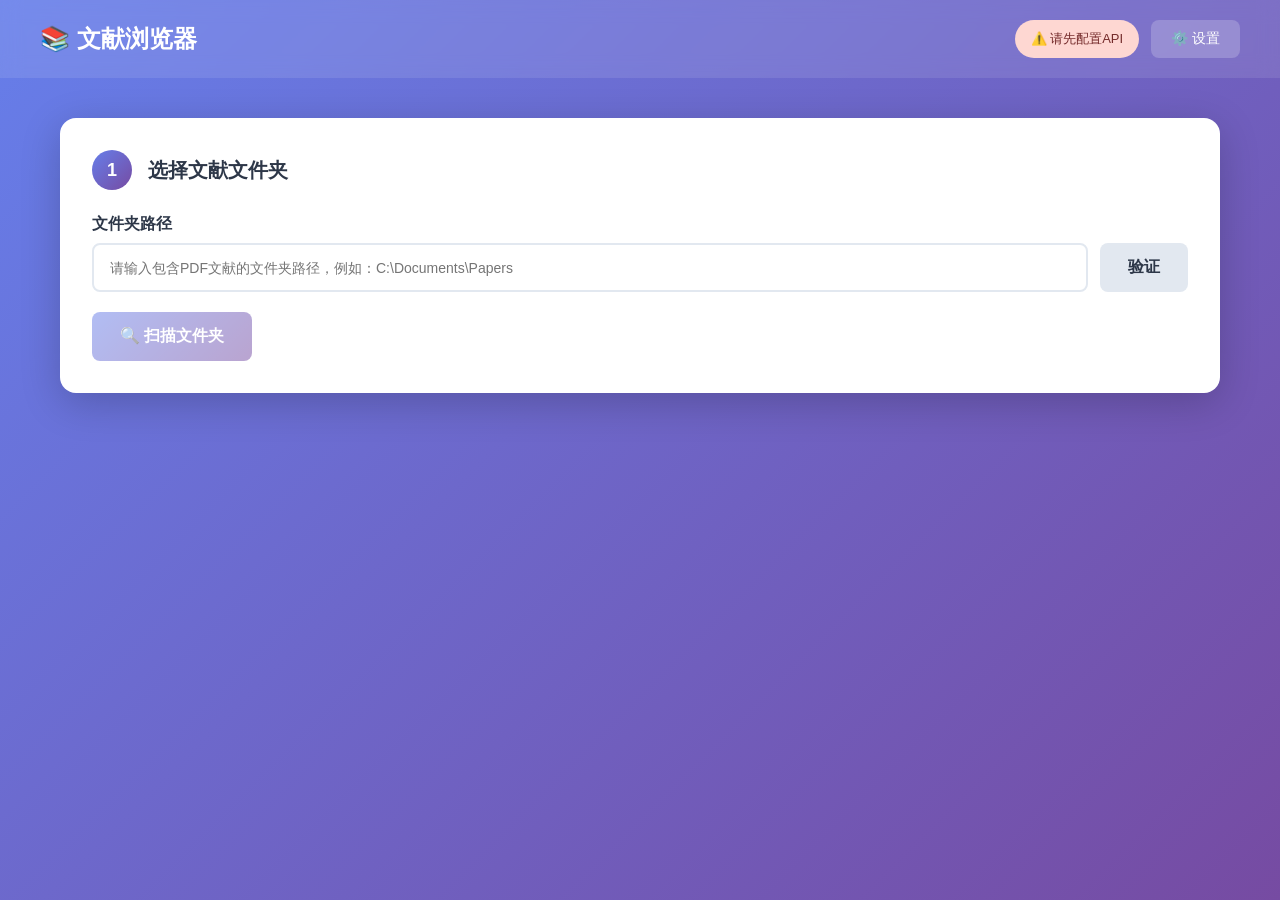
<file: templates/index.html>
<!DOCTYPE html>
<html lang="zh-CN">
<head>
    <meta charset="UTF-8">
    <meta name="viewport" content="width=device-width, initial-scale=1.0">
    <title>文献浏览器 - AI智能分析</title>
    <link rel="stylesheet" href="/static/style.css">
</head>
<body>
    <header class="header">
        <h1>📚 文献浏览器</h1>
        <div class="header-right">
            <span id="apiStatus" class="api-status not-configured">⚠️ 请先配置API</span>
            <a href="/settings" class="header-btn">⚙️ 设置</a>
        </div>
    </header>

    <main class="main-content">
        <!-- 步骤1: 选择文件夹 -->
        <div class="card">
            <div class="card-header">
                <span class="step-number">1</span>
                <h2>选择文献文件夹</h2>
            </div>
            <div class="input-group">
                <label for="folderPath">文件夹路径</label>
                <div class="folder-input-row">
                    <input type="text" id="folderPath" placeholder="请输入包含PDF文献的文件夹路径，例如：C:\Documents\Papers">
                    <button class="btn btn-secondary" id="validatePathBtn">验证</button>
                </div>
                <div id="pathValidation" style="margin-top: 8px; font-size: 13px;"></div>
            </div>
            <button class="btn btn-primary" id="scanBtn" disabled>🔍 扫描文件夹</button>
            <div id="scanResult" class="result-box" style="display: none;"></div>
        </div>

        <!-- 步骤2: AI分析 -->
        <div class="card hidden" id="analysisCard">
            <div class="card-header">
                <span class="step-number">2</span>
                <h2>AI分析</h2>
            </div>
            <button class="btn btn-primary btn-large" id="analyzeBtn" disabled>🤖 开始AI分析</button>
            <div class="progress-container hidden" id="progressContainer">
                <div class="progress-bar-wrapper">
                    <div class="progress-bar" id="progressBar" style="width: 0%;">0%</div>
                </div>
                <div class="progress-info" id="progressInfo">
                    正在处理: <span id="currentFile">-</span>
                </div>
            </div>
            <div id="analysisResult" class="result-box" style="display: none;"></div>
        </div>

        <!-- 步骤3: 结果预览 -->
        <div class="card hidden" id="previewCard">
            <div class="card-header">
                <span class="step-number">3</span>
                <h2>📊 分析结果预览</h2>
            </div>
            <div id="errorSummary" class="error-summary hidden"></div>
            <div id="previewContainer" class="preview-section">
                <table id="previewTable" class="preview-table">
                    <thead>
                        <tr>
                            <th>文件名</th>
                            <th>题目</th>
                            <th>作者</th>
                            <th>发表年份</th>
                            <th>期刊/会议</th>
                            <th>状态</th>
                            <th>操作</th>
                        </tr>
                    </thead>
                    <tbody id="previewTableBody"></tbody>
                </table>
            </div>
            <div class="export-section">
                <button class="btn btn-success btn-large" id="exportBtn">📄 导出CSV文件</button>
                <p style="margin-top: 16px; color: #718096; font-size: 14px;">文件名将包含时间戳，便于管理</p>
            </div>
        </div>
    </main>

    <!-- 详情弹窗 -->
    <div id="detailModal" class="modal">
        <div class="modal-content">
            <div class="modal-header">
                <h3 id="modalTitle">文献详情</h3>
                <button class="modal-close" onclick="closeModal()">×</button>
            </div>
            <div class="modal-body" id="modalBody"></div>
        </div>
    </div>

    <!-- Toast -->
    <div id="toast" class="toast"></div>

    <script src="/static/app.js"></script>
</body>
</html>
</file>
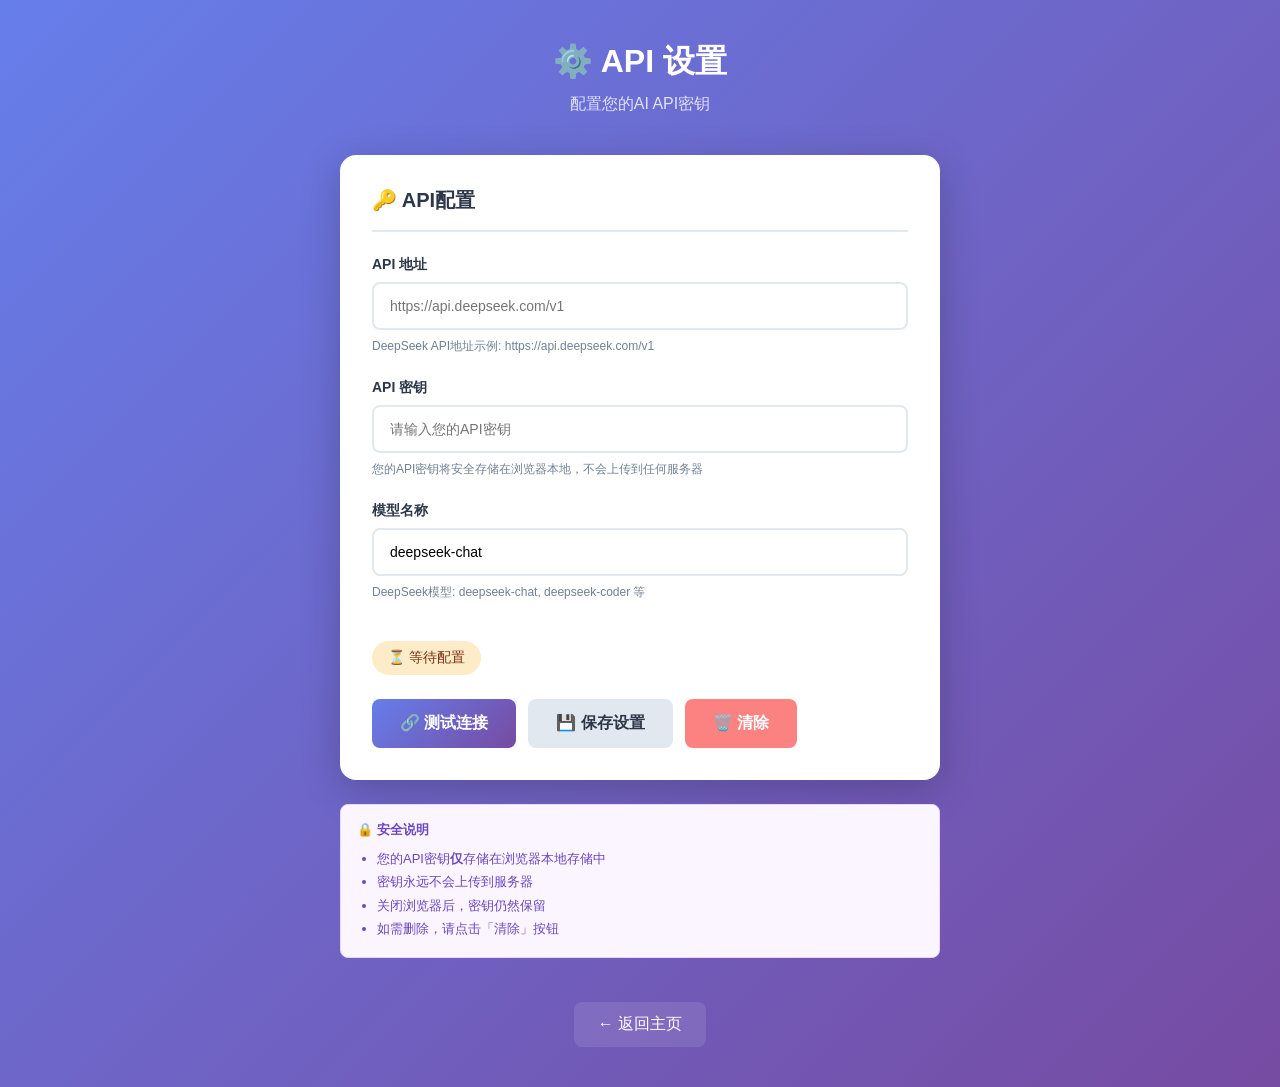
<file: templates/settings.html>
<!DOCTYPE html>
<html lang="zh-CN">
<head>
    <meta charset="UTF-8">
    <meta name="viewport" content="width=device-width, initial-scale=1.0">
    <title>设置 - 文献浏览器</title>
    <link rel="stylesheet" href="/static/style.css">
</head>
<body style="padding: 40px 20px;">
    <div class="settings-container">
        <div class="settings-header">
            <h1>⚙️ API 设置</h1>
            <p>配置您的AI API密钥</p>
        </div>

        <div class="card">
            <h2 style="color:#2d3748;font-size:20px;margin-bottom:24px;padding-bottom:16px;border-bottom:2px solid #e2e8f0;">🔑 API配置</h2>

            <div class="form-group">
                <label for="apiUrl">API 地址</label>
                <input type="text" id="apiUrl" placeholder="https://api.deepseek.com/v1">
                <div class="hint">DeepSeek API地址示例: https://api.deepseek.com/v1</div>
            </div>

            <div class="form-group">
                <label for="apiKey">API 密钥</label>
                <input type="password" id="apiKey" placeholder="请输入您的API密钥">
                <div class="hint">您的API密钥将安全存储在浏览器本地，不会上传到任何服务器</div>
            </div>

            <div class="form-group">
                <label for="modelName">模型名称</label>
                <input type="text" id="modelName" placeholder="deepseek-chat" value="deepseek-chat">
                <div class="hint">DeepSeek模型: deepseek-chat, deepseek-coder 等</div>
            </div>

            <div id="statusDisplay" class="status-indicator status-pending">⏳ 等待配置</div>
            <div id="alertContainer"></div>

            <div class="btn-group">
                <button class="btn btn-primary" id="testBtn">🔗 测试连接</button>
                <button class="btn btn-secondary" id="saveBtn">💾 保存设置</button>
                <button class="btn btn-danger" id="clearBtn">🗑️ 清除</button>
            </div>
        </div>

        <div class="security-note">
            <h4>🔒 安全说明</h4>
            <ul>
                <li>您的API密钥<strong>仅</strong>存储在浏览器本地存储中</li>
                <li>密钥永远不会上传到服务器</li>
                <li>关闭浏览器后，密钥仍然保留</li>
                <li>如需删除，请点击「清除」按钮</li>
            </ul>
        </div>

        <div style="text-align: center; margin-top: 24px;">
            <a href="/" class="nav-link">← 返回主页</a>
        </div>
    </div>

    <script src="/static/app.js"></script>
</body>
</html>
</file>
<file: static/style.css>
/* ========== 全局 ========== */
* {
    margin: 0;
    padding: 0;
    box-sizing: border-box;
}

body {
    font-family: -apple-system, BlinkMacSystemFont, "Segoe UI", Roboto, "Helvetica Neue", Arial, sans-serif;
    background: linear-gradient(135deg, #667eea 0%, #764ba2 100%);
    min-height: 100vh;
}

/* ========== 顶部导航 ========== */
.header {
    background: rgba(255, 255, 255, 0.1);
    backdrop-filter: blur(10px);
    padding: 20px 40px;
    display: flex;
    justify-content: space-between;
    align-items: center;
}

.header h1 {
    color: white;
    font-size: 24px;
}

.header-right {
    display: flex;
    gap: 12px;
}

.header-btn {
    padding: 10px 20px;
    background: rgba(255, 255, 255, 0.2);
    border: none;
    border-radius: 8px;
    color: white;
    cursor: pointer;
    text-decoration: none;
    font-size: 14px;
    transition: background 0.2s;
}

.header-btn:hover {
    background: rgba(255, 255, 255, 0.3);
}

/* ========== 主页内容 ========== */
.main-content {
    max-width: 1200px;
    margin: 40px auto;
    padding: 0 20px;
}

.card {
    background: white;
    border-radius: 16px;
    box-shadow: 0 10px 40px rgba(0, 0, 0, 0.2);
    padding: 32px;
    margin-bottom: 24px;
}

.card-header {
    display: flex;
    align-items: center;
    gap: 16px;
    margin-bottom: 24px;
}

.step-number {
    width: 40px;
    height: 40px;
    background: linear-gradient(135deg, #667eea 0%, #764ba2 100%);
    border-radius: 50%;
    display: flex;
    align-items: center;
    justify-content: center;
    color: white;
    font-weight: bold;
    font-size: 18px;
}

.card-header h2 {
    color: #2d3748;
    font-size: 20px;
}

/* ========== 输入框 ========== */
.input-group {
    margin-bottom: 20px;
}

.input-group label {
    display: block;
    margin-bottom: 8px;
    font-weight: 600;
    color: #2d3748;
}

.input-group input {
    width: 100%;
    padding: 14px 16px;
    border: 2px solid #e2e8f0;
    border-radius: 8px;
    font-size: 14px;
    transition: border-color 0.2s;
}

.input-group input:focus {
    outline: none;
    border-color: #667eea;
}

/* ========== 按钮 ========== */
.btn {
    padding: 14px 28px;
    border: none;
    border-radius: 8px;
    font-size: 16px;
    font-weight: 600;
    cursor: pointer;
    transition: all 0.2s;
    display: inline-flex;
    align-items: center;
    gap: 8px;
}

.btn-primary {
    background: linear-gradient(135deg, #667eea 0%, #764ba2 100%);
    color: white;
}

.btn-primary:hover {
    transform: translateY(-2px);
    box-shadow: 0 4px 12px rgba(102, 126, 234, 0.4);
}

.btn-primary:disabled {
    opacity: 0.5;
    cursor: not-allowed;
    transform: none;
}

.btn-secondary {
    background: #e2e8f0;
    color: #2d3748;
}

.btn-secondary:hover {
    background: #cbd5e0;
}

.btn-success {
    background: #48bb78;
    color: white;
}

.btn-success:hover {
    background: #38a169;
}

.btn-danger {
    background: #fc8181;
    color: white;
}

.btn-danger:hover {
    background: #f56565;
}

.btn-large {
    padding: 18px 40px;
    font-size: 18px;
}

/* ========== 结果区域 ========== */
.result-box {
    margin-top: 16px;
    padding: 16px;
    background: #f7fafc;
    border-radius: 8px;
    border-left: 4px solid #667eea;
}

/* ========== 进度条 ========== */
.progress-container {
    margin-top: 20px;
}

.progress-bar-wrapper {
    height: 24px;
    background: #e2e8f0;
    border-radius: 12px;
    overflow: hidden;
}

.progress-bar {
    height: 100%;
    background: linear-gradient(135deg, #667eea 0%, #764ba2 100%);
    border-radius: 12px;
    transition: width 0.3s ease;
    display: flex;
    align-items: center;
    justify-content: center;
    color: white;
    font-size: 12px;
    font-weight: 600;
}

.progress-info {
    margin-top: 12px;
    color: #4a5568;
    font-size: 14px;
    text-align: center;
}

/* ========== Toast ========== */
.toast {
    position: fixed;
    bottom: 30px;
    left: 50%;
    transform: translateX(-50%) translateY(100px);
    padding: 16px 32px;
    border-radius: 8px;
    color: white;
    font-weight: 500;
    opacity: 0;
    transition: all 0.3s ease;
    z-index: 1000;
}

.toast.show {
    transform: translateX(-50%) translateY(0);
    opacity: 1;
}

.toast.success { background: #48bb78; }
.toast.error   { background: #f56565; }
.toast.info    { background: #4299e1; }

/* ========== API 状态 ========== */
.api-status {
    display: inline-flex;
    align-items: center;
    gap: 8px;
    padding: 8px 16px;
    border-radius: 20px;
    font-size: 13px;
    margin-left: 16px;
}

.api-status.configured     { background: #c6f6d5; color: #22543d; }
.api-status.not-configured { background: #fed7d2; color: #742a2a; }

/* ========== 工具类 ========== */
.hidden { display: none; }

.folder-input-row {
    display: flex;
    gap: 12px;
}

.folder-input-row input { flex: 1; }

/* ========== 预览表格 ========== */
.preview-section {
    overflow-x: auto;
    max-height: 500px;
    overflow-y: auto;
    margin-top: 16px;
}

.preview-table {
    width: 100%;
    border-collapse: collapse;
    font-size: 13px;
}

.preview-table th,
.preview-table td {
    padding: 12px 16px;
    text-align: left;
    border-bottom: 1px solid #e2e8f0;
}

.preview-table th {
    background: #f7fafc;
    font-weight: 600;
    color: #4a5568;
    position: sticky;
    top: 0;
    z-index: 1;
}

.preview-table tr:hover       { background: #f7fafc; }
.preview-table .success-row   { background: #f0fff4; }
.preview-table .failed-row    { background: #fff5f5; }
.preview-table .failed-cell   { color: #f56565; font-style: italic; }

.preview-table .truncate {
    max-width: 200px;
    overflow: hidden;
    text-overflow: ellipsis;
    white-space: nowrap;
}

.expand-btn {
    background: none;
    border: 1px solid #667eea;
    color: #667eea;
    padding: 4px 10px;
    border-radius: 4px;
    font-size: 12px;
    cursor: pointer;
    transition: all 0.2s;
}

.expand-btn:hover {
    background: #667eea;
    color: white;
}

.preview-header {
    display: flex;
    justify-content: space-between;
    align-items: center;
    margin-bottom: 16px;
}

.preview-header .info {
    color: #718096;
    font-size: 14px;
}

.export-section {
    text-align: center;
    padding: 20px;
}

/* ========== 错误摘要 ========== */
.error-summary {
    background: #fff5f5;
    border: 1px solid #fed7d7;
    border-radius: 8px;
    padding: 16px;
    margin-top: 16px;
}

.error-summary h4 {
    color: #c53030;
    margin-bottom: 8px;
}

.error-summary ul {
    margin-left: 20px;
    color: #742a2a;
    font-size: 14px;
}

/* ========== 统计 ========== */
.stats-summary {
    background: #e8f4fd;
    border: 1px solid #b3d7f7;
    border-radius: 8px;
    padding: 16px;
    margin-bottom: 16px;
}

.stats-summary h4 {
    color: #1e5280;
    margin-bottom: 12px;
}

.stats-grid {
    display: grid;
    grid-template-columns: repeat(auto-fit, minmax(150px, 1fr));
    gap: 16px;
    margin-bottom: 12px;
}

.stat-item {
    text-align: center;
    padding: 12px;
    background: white;
    border-radius: 6px;
}

.stat-value {
    font-size: 24px;
    font-weight: bold;
    color: #1e5280;
}

.stat-label {
    font-size: 13px;
    color: #4a5568;
    margin-top: 4px;
}

/* ========== 模态框 ========== */
.modal {
    position: fixed;
    top: 0;
    left: 0;
    width: 100%;
    height: 100%;
    background: rgba(0, 0, 0, 0.5);
    display: none;
    justify-content: center;
    align-items: center;
    z-index: 2000;
}

.modal.show { display: flex; }

.modal-content {
    background: white;
    border-radius: 16px;
    width: 90%;
    max-width: 900px;
    max-height: 85vh;
    overflow: hidden;
    box-shadow: 0 20px 60px rgba(0, 0, 0, 0.3);
}

.modal-header {
    display: flex;
    justify-content: space-between;
    align-items: center;
    padding: 20px 24px;
    border-bottom: 1px solid #e2e8f0;
}

.modal-header h3 {
    color: #2d3748;
    font-size: 18px;
}

.modal-close {
    background: none;
    border: none;
    font-size: 28px;
    color: #718096;
    cursor: pointer;
    padding: 0;
    line-height: 1;
}

.modal-close:hover { color: #2d3748; }

.modal-body {
    padding: 24px;
    overflow-y: auto;
    max-height: calc(80vh - 70px);
}

.detail-item { margin-bottom: 20px; }

.detail-item label {
    display: block;
    font-weight: 600;
    color: #4a5568;
    margin-bottom: 8px;
    font-size: 14px;
}

.detail-item .value {
    color: #2d3748;
    line-height: 1.8;
    font-size: 15px;
    white-space: pre-wrap;
    word-wrap: break-word;
    word-break: break-word;
    overflow-wrap: break-word;
    padding: 8px 0;
}

.detail-item .value.empty {
    color: #a0aec0;
    font-style: italic;
}

.debug-info {
    background: #fffbeb;
    border: 1px solid #fcd34d;
    border-radius: 8px;
    padding: 12px;
    margin-bottom: 16px;
    font-family: monospace;
    font-size: 12px;
    white-space: pre-wrap;
    word-break: break-all;
}

.detail-divider {
    border-top: 1px solid #e2e8f0;
    margin: 20px 0;
}

/* ========== 设置页面 ========== */
.settings-container {
    max-width: 600px;
    margin: 0 auto;
}

.settings-header {
    text-align: center;
    margin-bottom: 40px;
}

.settings-header h1 {
    color: white;
    font-size: 32px;
    margin-bottom: 10px;
}

.settings-header p {
    color: rgba(255, 255, 255, 0.8);
    font-size: 16px;
}

.form-group {
    margin-bottom: 24px;
}

.form-group label {
    display: block;
    margin-bottom: 8px;
    font-weight: 600;
    color: #2d3748;
    font-size: 14px;
}

.form-group input {
    width: 100%;
    padding: 14px 16px;
    border: 2px solid #e2e8f0;
    border-radius: 8px;
    font-size: 14px;
    transition: border-color 0.2s;
}

.form-group input:focus {
    outline: none;
    border-color: #667eea;
}

.form-group .hint {
    margin-top: 8px;
    font-size: 12px;
    color: #718096;
}

.btn-group {
    display: flex;
    gap: 12px;
    margin-top: 24px;
}

.alert {
    padding: 16px;
    border-radius: 8px;
    margin-top: 16px;
    font-size: 14px;
}

.alert-success { background: #c6f6d5; color: #22543d; border: 1px solid #9ae6b4; }
.alert-error   { background: #fed7d7; color: #742a2a; border: 1px solid #feb2b2; }
.alert-info    { background: #bee3f8; color: #2a4365; border: 1px solid #90cdf4; }

.status-indicator {
    display: inline-flex;
    align-items: center;
    gap: 8px;
    padding: 8px 16px;
    border-radius: 20px;
    font-size: 14px;
    margin-top: 16px;
}

.status-connected    { background: #c6f6d5; color: #22543d; }
.status-disconnected { background: #fed7d7; color: #742a2a; }
.status-pending      { background: #feebc8; color: #7c2d12; }

.nav-link {
    display: inline-flex;
    align-items: center;
    gap: 8px;
    color: white;
    text-decoration: none;
    padding: 12px 24px;
    background: rgba(255, 255, 255, 0.1);
    border-radius: 8px;
    margin-top: 20px;
    transition: background 0.2s;
}

.nav-link:hover { background: rgba(255, 255, 255, 0.2); }

.security-note {
    background: #faf5ff;
    border: 1px solid #e9d5ff;
    border-radius: 8px;
    padding: 16px;
    margin-top: 24px;
    font-size: 13px;
    color: #6b46c1;
}

.security-note h4 {
    margin-bottom: 8px;
    display: flex;
    align-items: center;
    gap: 8px;
}

.security-note ul {
    margin-left: 20px;
    line-height: 1.8;
}

/* ========== 响应式 ========== */
@media (max-width: 768px) {
    .modal-content {
        width: 95%;
        max-height: 90vh;
    }
    .card { padding: 20px; }
    .preview-section { max-height: 400px; }
    .stat-value { font-size: 20px; }
    .header { padding: 16px 20px; }
    .header h1 { font-size: 20px; }
}
</file>
